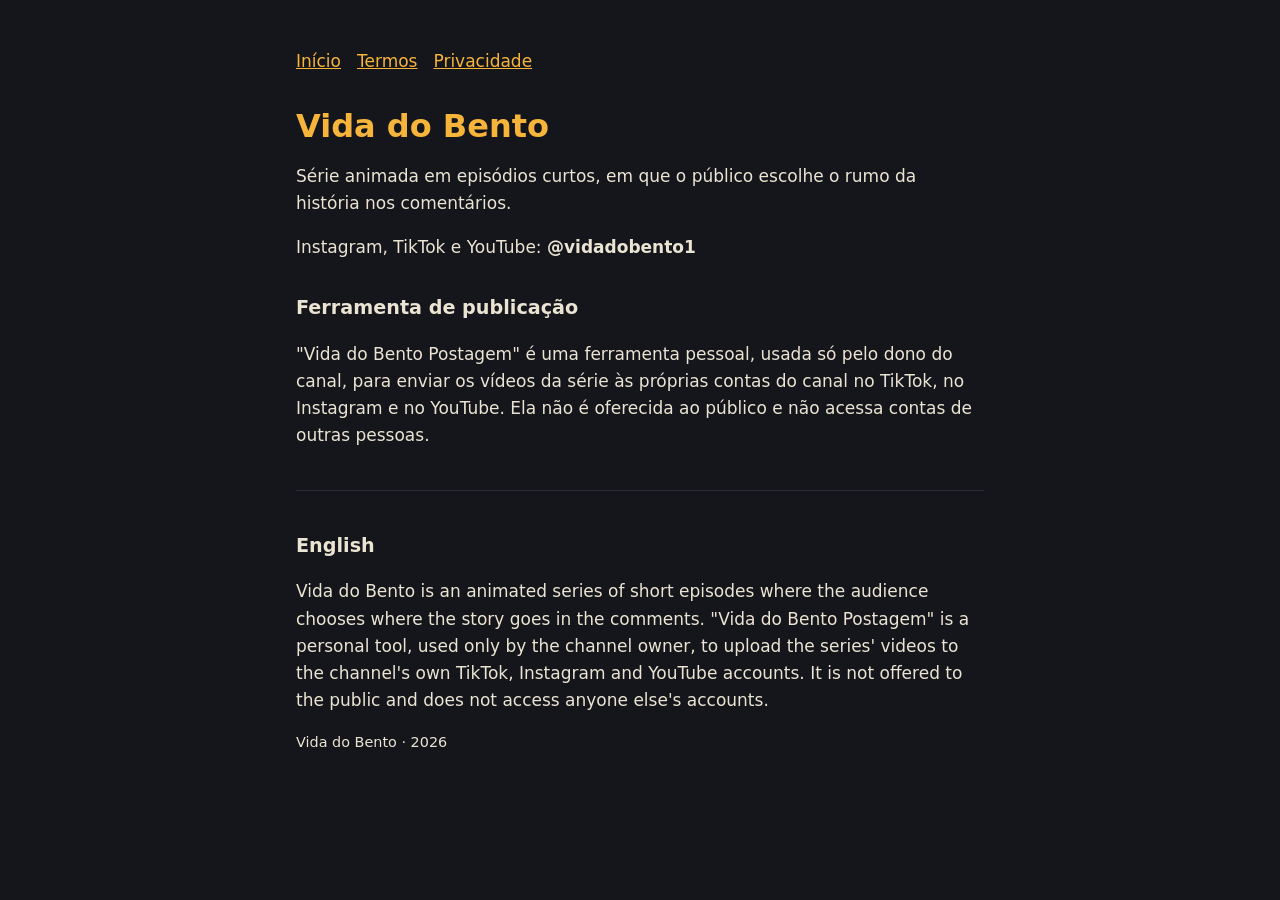
<file: index.html>
<!doctype html>
<html lang="pt-BR">
<head>
<meta charset="utf-8">
<meta name="viewport" content="width=device-width, initial-scale=1">
<title>Vida do Bento</title>
<link rel="stylesheet" href="estilo.css">
</head>
<body>
<main>
<nav><a href="index.html">Início</a><a href="termos.html">Termos</a><a href="privacidade.html">Privacidade</a></nav>
<h1>Vida do Bento</h1>
<p>Série animada em episódios curtos, em que o público escolhe o rumo da história nos comentários.</p>
<p>Instagram, TikTok e YouTube: <strong>@vidadobento1</strong></p>

<h2>Ferramenta de publicação</h2>
<p>"Vida do Bento Postagem" é uma ferramenta pessoal, usada só pelo dono do canal, para enviar os vídeos da série às próprias contas do canal no TikTok, no Instagram e no YouTube. Ela não é oferecida ao público e não acessa contas de outras pessoas.</p>

<hr>
<h2 lang="en">English</h2>
<p lang="en">Vida do Bento is an animated series of short episodes where the audience chooses where the story goes in the comments. "Vida do Bento Postagem" is a personal tool, used only by the channel owner, to upload the series' videos to the channel's own TikTok, Instagram and YouTube accounts. It is not offered to the public and does not access anyone else's accounts.</p>

<footer><p>Vida do Bento · 2026</p></footer>
</main>
</body>
</html>
</file>
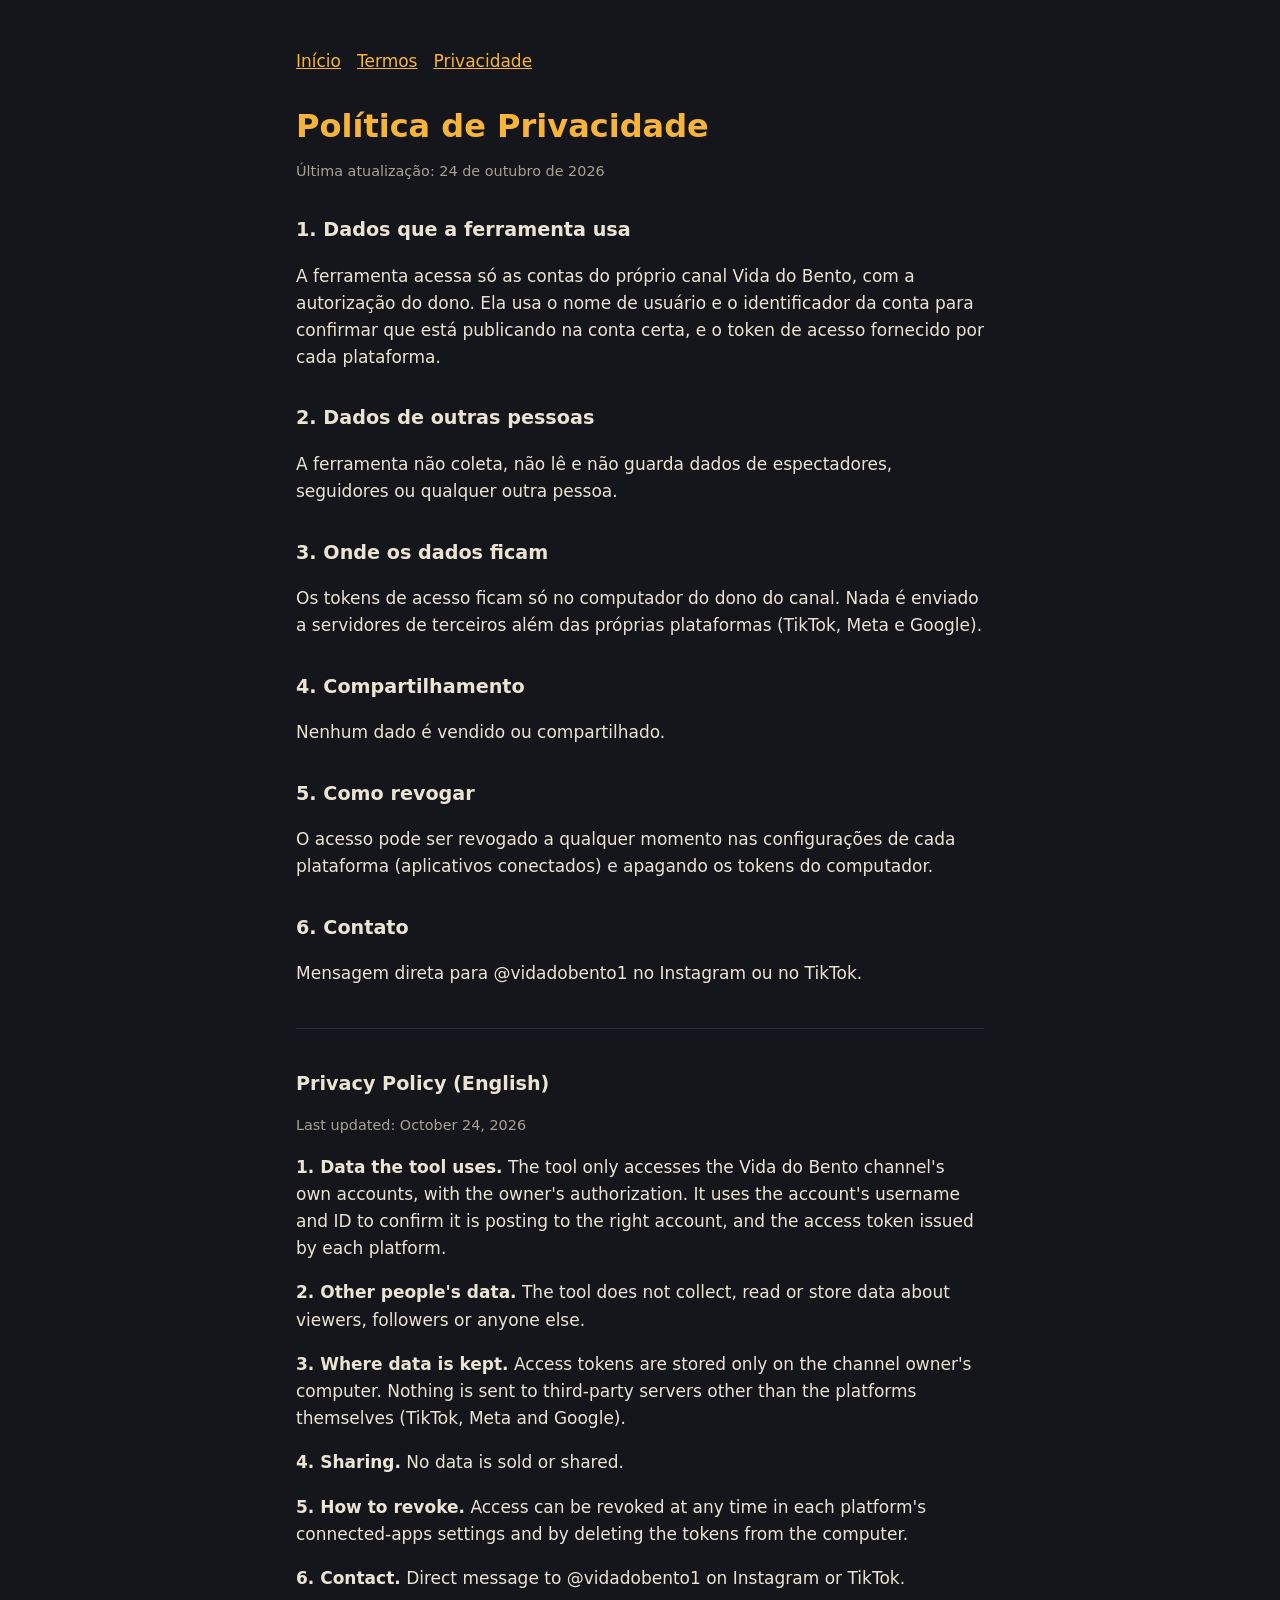
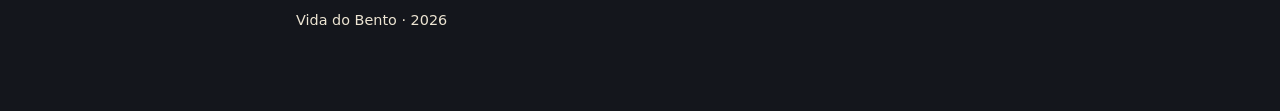
<file: privacidade.html>
<!doctype html>
<html lang="pt-BR">
<head>
<meta charset="utf-8">
<meta name="viewport" content="width=device-width, initial-scale=1">
<title>Política de Privacidade</title>
<link rel="stylesheet" href="estilo.css">
</head>
<body>
<main>
<nav><a href="index.html">Início</a><a href="termos.html">Termos</a><a href="privacidade.html">Privacidade</a></nav>
<h1>Política de Privacidade</h1>
<p class="data">Última atualização: 24 de outubro de 2026</p>

<h2>1. Dados que a ferramenta usa</h2>
<p>A ferramenta acessa só as contas do próprio canal Vida do Bento, com a autorização do dono. Ela usa o nome de usuário e o identificador da conta para confirmar que está publicando na conta certa, e o token de acesso fornecido por cada plataforma.</p>

<h2>2. Dados de outras pessoas</h2>
<p>A ferramenta não coleta, não lê e não guarda dados de espectadores, seguidores ou qualquer outra pessoa.</p>

<h2>3. Onde os dados ficam</h2>
<p>Os tokens de acesso ficam só no computador do dono do canal. Nada é enviado a servidores de terceiros além das próprias plataformas (TikTok, Meta e Google).</p>

<h2>4. Compartilhamento</h2>
<p>Nenhum dado é vendido ou compartilhado.</p>

<h2>5. Como revogar</h2>
<p>O acesso pode ser revogado a qualquer momento nas configurações de cada plataforma (aplicativos conectados) e apagando os tokens do computador.</p>

<h2>6. Contato</h2>
<p>Mensagem direta para @vidadobento1 no Instagram ou no TikTok.</p>

<hr>
<h2 lang="en">Privacy Policy (English)</h2>
<div lang="en">
<p class="data">Last updated: October 24, 2026</p>
<p><strong>1. Data the tool uses.</strong> The tool only accesses the Vida do Bento channel's own accounts, with the owner's authorization. It uses the account's username and ID to confirm it is posting to the right account, and the access token issued by each platform.</p>
<p><strong>2. Other people's data.</strong> The tool does not collect, read or store data about viewers, followers or anyone else.</p>
<p><strong>3. Where data is kept.</strong> Access tokens are stored only on the channel owner's computer. Nothing is sent to third-party servers other than the platforms themselves (TikTok, Meta and Google).</p>
<p><strong>4. Sharing.</strong> No data is sold or shared.</p>
<p><strong>5. How to revoke.</strong> Access can be revoked at any time in each platform's connected-apps settings and by deleting the tokens from the computer.</p>
<p><strong>6. Contact.</strong> Direct message to @vidadobento1 on Instagram or TikTok.</p>
</div>

<footer><p>Vida do Bento · 2026</p></footer>
</main>
</body>
</html>
</file>
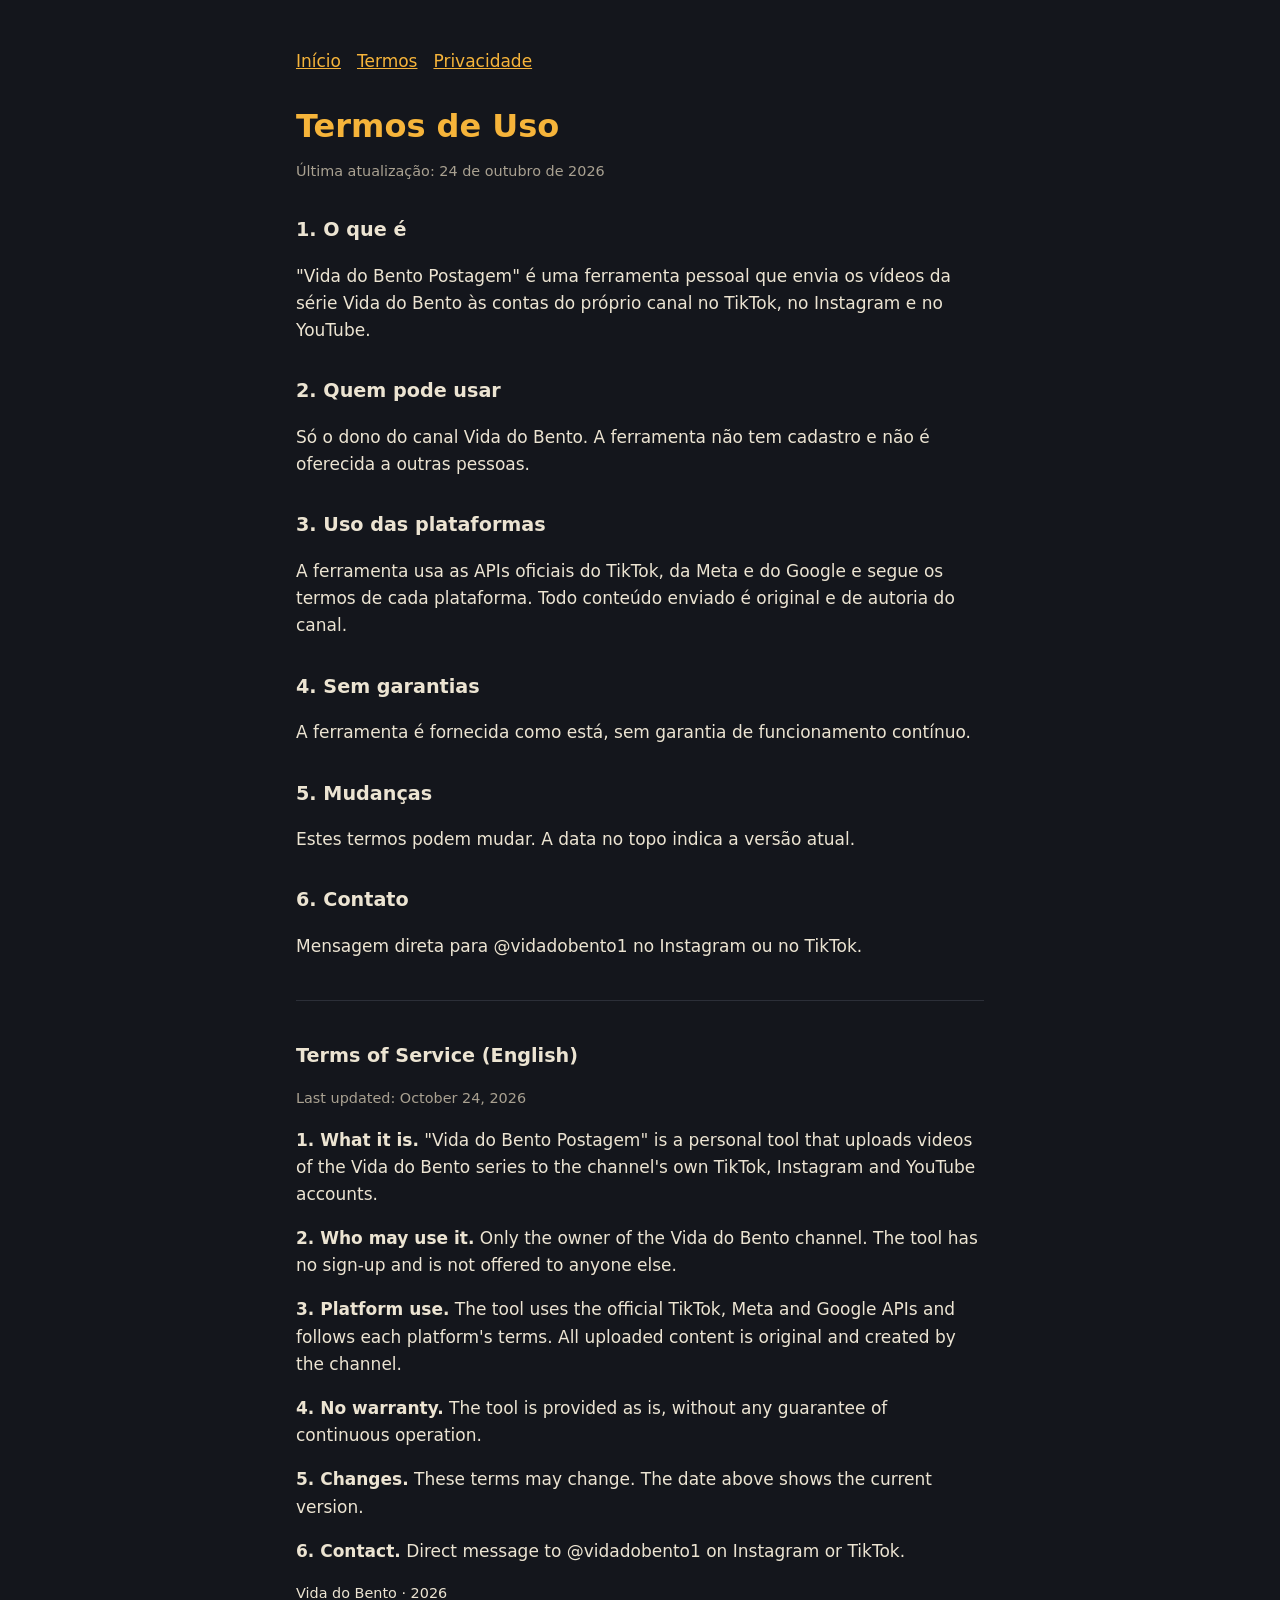
<file: termos.html>
<!doctype html>
<html lang="pt-BR">
<head>
<meta charset="utf-8">
<meta name="viewport" content="width=device-width, initial-scale=1">
<title>Termos de Uso</title>
<link rel="stylesheet" href="estilo.css">
</head>
<body>
<main>
<nav><a href="index.html">Início</a><a href="termos.html">Termos</a><a href="privacidade.html">Privacidade</a></nav>
<h1>Termos de Uso</h1>
<p class="data">Última atualização: 24 de outubro de 2026</p>

<h2>1. O que é</h2>
<p>"Vida do Bento Postagem" é uma ferramenta pessoal que envia os vídeos da série Vida do Bento às contas do próprio canal no TikTok, no Instagram e no YouTube.</p>

<h2>2. Quem pode usar</h2>
<p>Só o dono do canal Vida do Bento. A ferramenta não tem cadastro e não é oferecida a outras pessoas.</p>

<h2>3. Uso das plataformas</h2>
<p>A ferramenta usa as APIs oficiais do TikTok, da Meta e do Google e segue os termos de cada plataforma. Todo conteúdo enviado é original e de autoria do canal.</p>

<h2>4. Sem garantias</h2>
<p>A ferramenta é fornecida como está, sem garantia de funcionamento contínuo.</p>

<h2>5. Mudanças</h2>
<p>Estes termos podem mudar. A data no topo indica a versão atual.</p>

<h2>6. Contato</h2>
<p>Mensagem direta para @vidadobento1 no Instagram ou no TikTok.</p>

<hr>
<h2 lang="en">Terms of Service (English)</h2>
<div lang="en">
<p class="data">Last updated: October 24, 2026</p>
<p><strong>1. What it is.</strong> "Vida do Bento Postagem" is a personal tool that uploads videos of the Vida do Bento series to the channel's own TikTok, Instagram and YouTube accounts.</p>
<p><strong>2. Who may use it.</strong> Only the owner of the Vida do Bento channel. The tool has no sign-up and is not offered to anyone else.</p>
<p><strong>3. Platform use.</strong> The tool uses the official TikTok, Meta and Google APIs and follows each platform's terms. All uploaded content is original and created by the channel.</p>
<p><strong>4. No warranty.</strong> The tool is provided as is, without any guarantee of continuous operation.</p>
<p><strong>5. Changes.</strong> These terms may change. The date above shows the current version.</p>
<p><strong>6. Contact.</strong> Direct message to @vidadobento1 on Instagram or TikTok.</p>
</div>

<footer><p>Vida do Bento · 2026</p></footer>
</main>
</body>
</html>
</file>
<file: estilo.css>
:root { --fundo: #14161c; --texto: #ece4d2; --suave: #a9a191; --ambar: #f6b43a; }
* { box-sizing: border-box; }
body { margin: 0; background: var(--fundo); color: var(--texto); font: 17px/1.6 system-ui, -apple-system, "Segoe UI", Roboto, sans-serif; }
main { max-width: 720px; margin: 0 auto; padding: 48px 16px 64px; }
h1 { color: var(--ambar); font-size: 2rem; line-height: 1.2; margin: 0 0 8px; }
h2 { font-size: 1.2rem; margin: 32px 0 8px; }
p, li { color: var(--texto); }
.data, footer { color: var(--suave); font-size: 0.9rem; }
a { color: var(--ambar); }
nav { margin-bottom: 32px; }
nav a { margin-right: 16px; }
hr { border: 0; border-top: 1px solid #2c2f38; margin: 40px 0; }
</file>
